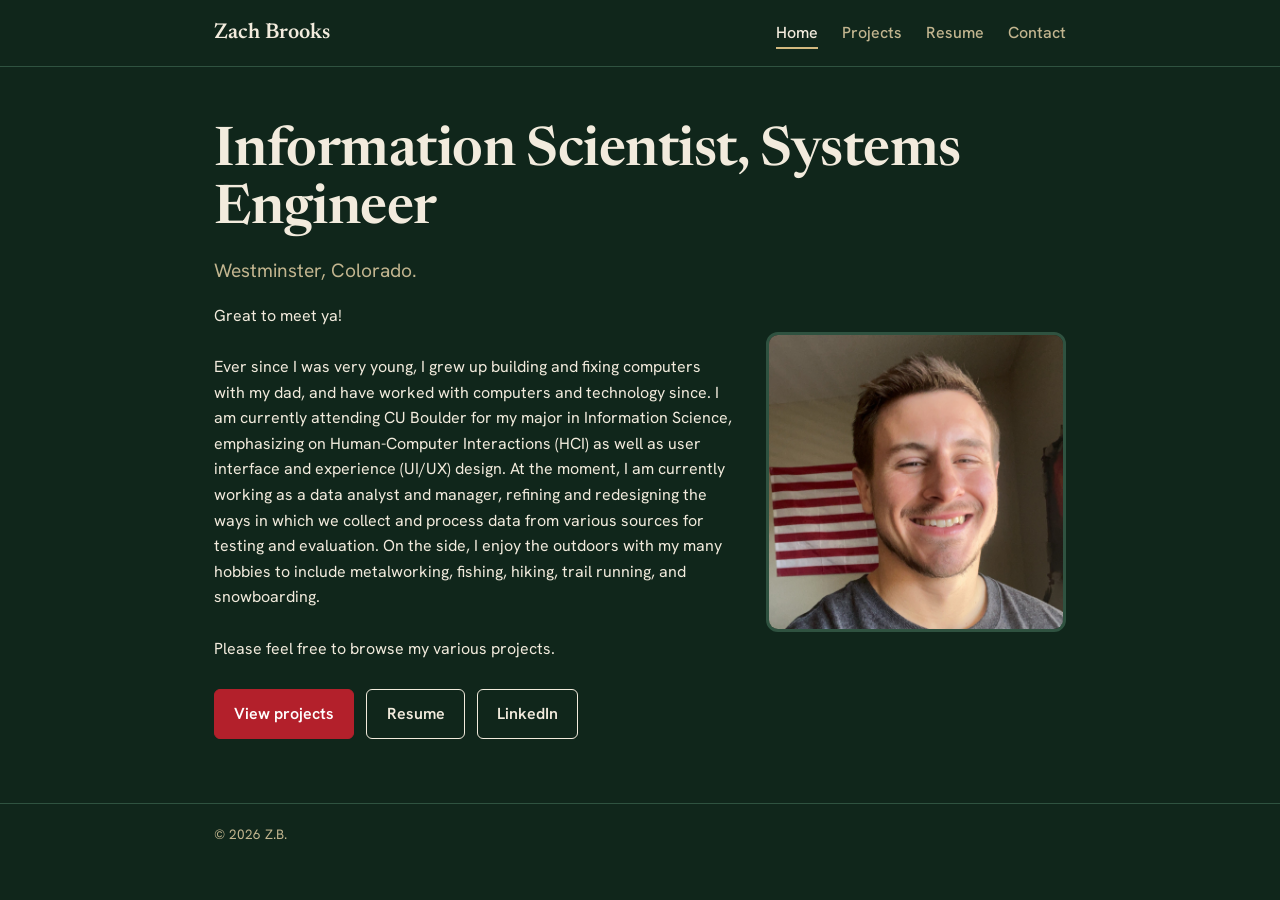
<file: index.html>
<!DOCTYPE html>
<html lang="en">
<head>
<meta charset="utf-8">
<meta name="viewport" content="width=device-width, initial-scale=1">
<title>Information Scientist, Systems Engineer</title>
<meta name="description" content="Portfolio of Zach Brooks: projects, resume, and contact details.">
<link rel="preconnect" href="https://fonts.googleapis.com">
<link rel="preconnect" href="https://fonts.gstatic.com" crossorigin>
<link href="https://fonts.googleapis.com/css2?family=Newsreader:opsz,wght@6..72,400;6..72,600&family=Hanken+Grotesk:wght@400;500;600&display=swap" rel="stylesheet">
<link rel="stylesheet" href="style.css">
</head>
<body>
<header>
  <div class="wrap">
    <a class="brand" href="index.html">Zach Brooks</a>
    <nav aria-label="Main">
      <ul>
        <li><a href="index.html" aria-current="page">Home</a></li>
        <li><a href="projects.html">Projects</a></li>
        <li><a href="cv.html">Resume</a></li>
        <li><a href="contact.html">Contact</a></li>
      </ul>
    </nav>
  </div>
</header>

<main class="wrap">
  <h1>Information Scientist, Systems Engineer</h1>
  <p class="lead"> Westminster, Colorado.</p>
  <div class="intro">
    <div class="intro-text">
  <p>Great to meet ya!<br><br>Ever since I was very young, I grew up building and fixing computers with my dad, and have worked
    with computers and technology since. I am currently attending CU Boulder for my major in Information Science, emphasizing
  on Human-Computer Interactions (HCI) as well as user interface and experience (UI/UX) design. At the moment, I am currently working as a data
  analyst and manager, refining and redesigning the ways in which we collect and process data from various sources for testing and evaluation. On the side,
    I enjoy the outdoors with my many hobbies to include metalworking, fishing, hiking, trail running, and snowboarding.
  <br><br>Please feel free to browse my various projects.</p>
    </div>
    <img class="intro-photo" src="images/profile picture.jpg">
  </div>
  <div class="actions">
    <a class="btn primary" href="projects.html">View projects</a>
    <a class="btn" href="cv.html">Resume</a>
    <a class="btn" href="https://www.linkedin.com/in/zach-brooks1" target="_blank" rel="noopener">LinkedIn</a>
  </div>
</main>

<footer><div class="wrap">&copy; <span id="y"></span> Z.B.</div></footer>
<script>document.getElementById('y').textContent=new Date().getFullYear();</script>
</body>
</html>
</file>
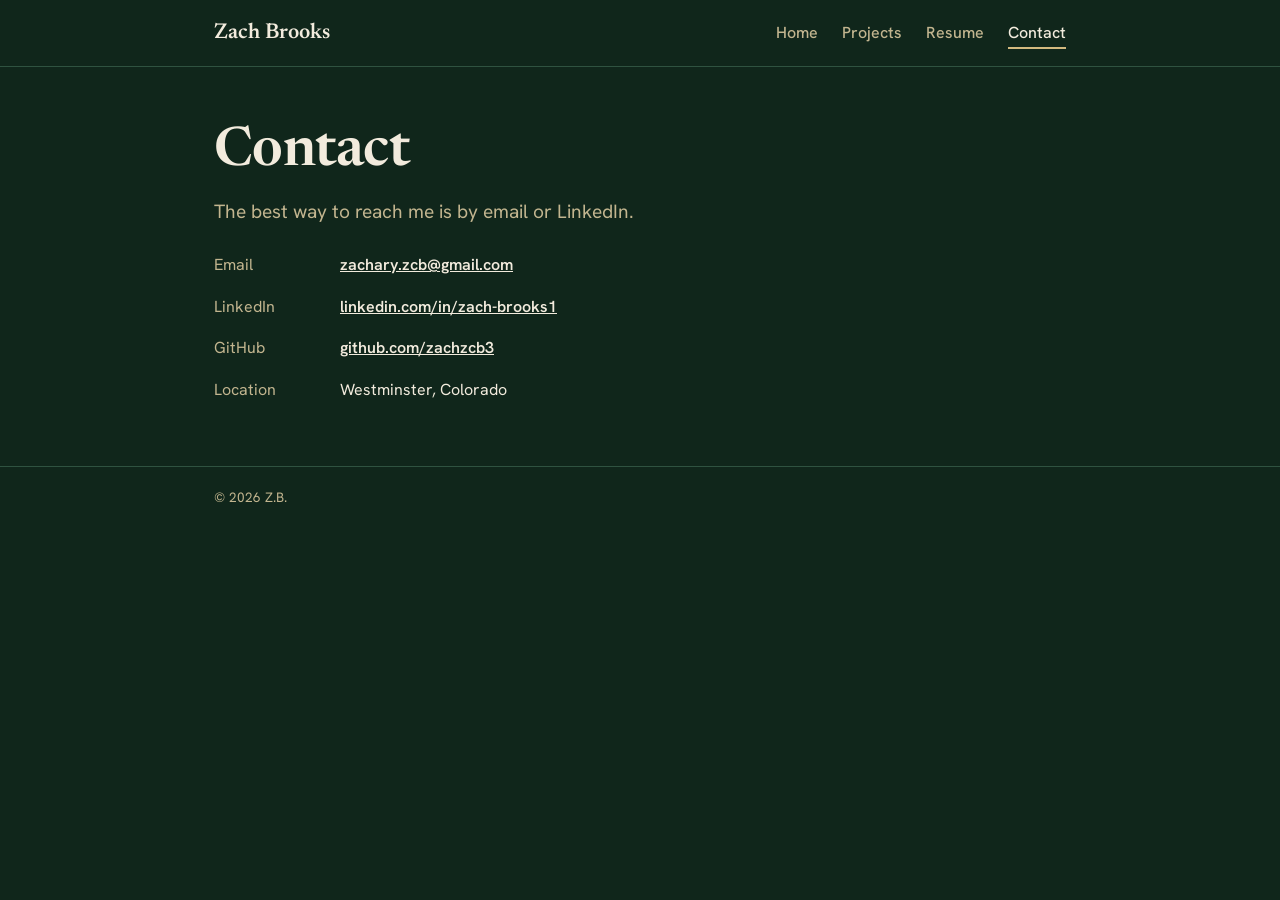
<file: contact.html>
<!DOCTYPE html>
<html lang="en">
<head>
<meta charset="utf-8">
<meta name="viewport" content="width=device-width, initial-scale=1">
<title>Contact – Zach Brooks</title>
<meta name="description" content="How to get in touch with Zach.">
<link rel="preconnect" href="https://fonts.googleapis.com">
<link rel="preconnect" href="https://fonts.gstatic.com" crossorigin>
<link href="https://fonts.googleapis.com/css2?family=Newsreader:opsz,wght@6..72,400;6..72,600&family=Hanken+Grotesk:wght@400;500;600&display=swap" rel="stylesheet">
<link rel="stylesheet" href="style.css">
</head>
<body>
<header>
  <div class="wrap">
    <a class="brand" href="index.html">Zach Brooks</a>
    <nav aria-label="Main">
      <ul>
        <li><a href="index.html">Home</a></li>
        <li><a href="projects.html">Projects</a></li>
        <li><a href="cv.html">Resume</a></li>
        <li><a href="contact.html" aria-current="page">Contact</a></li>
      </ul>
    </nav>
  </div>
</header>

<main class="wrap">
  <h1>Contact</h1>
  <p class="lead">The best way to reach me is by email or LinkedIn.</p>
  <ul class="contact-list">
    <li><span>Email</span><a href="mailto:zachary.zcb@gmail.com">zachary.zcb@gmail.com</a></li>
    <li><span>LinkedIn</span><a href="https://www.linkedin.com/in/zach-brooks1" target="_blank" rel="noopener">linkedin.com/in/zach-brooks1</a></li>
    <li><span>GitHub</span><a href="https://github.com/zachzcb3" target="_blank" rel="noopener">github.com/zachzcb3</a></li>
    <li><span>Location</span>Westminster, Colorado</li>
  </ul>
</main>

<footer><div class="wrap">&copy; <span id="y"></span> Z.B.</div></footer>
<script>document.getElementById('y').textContent=new Date().getFullYear();</script>
</body>
</html>
</file>
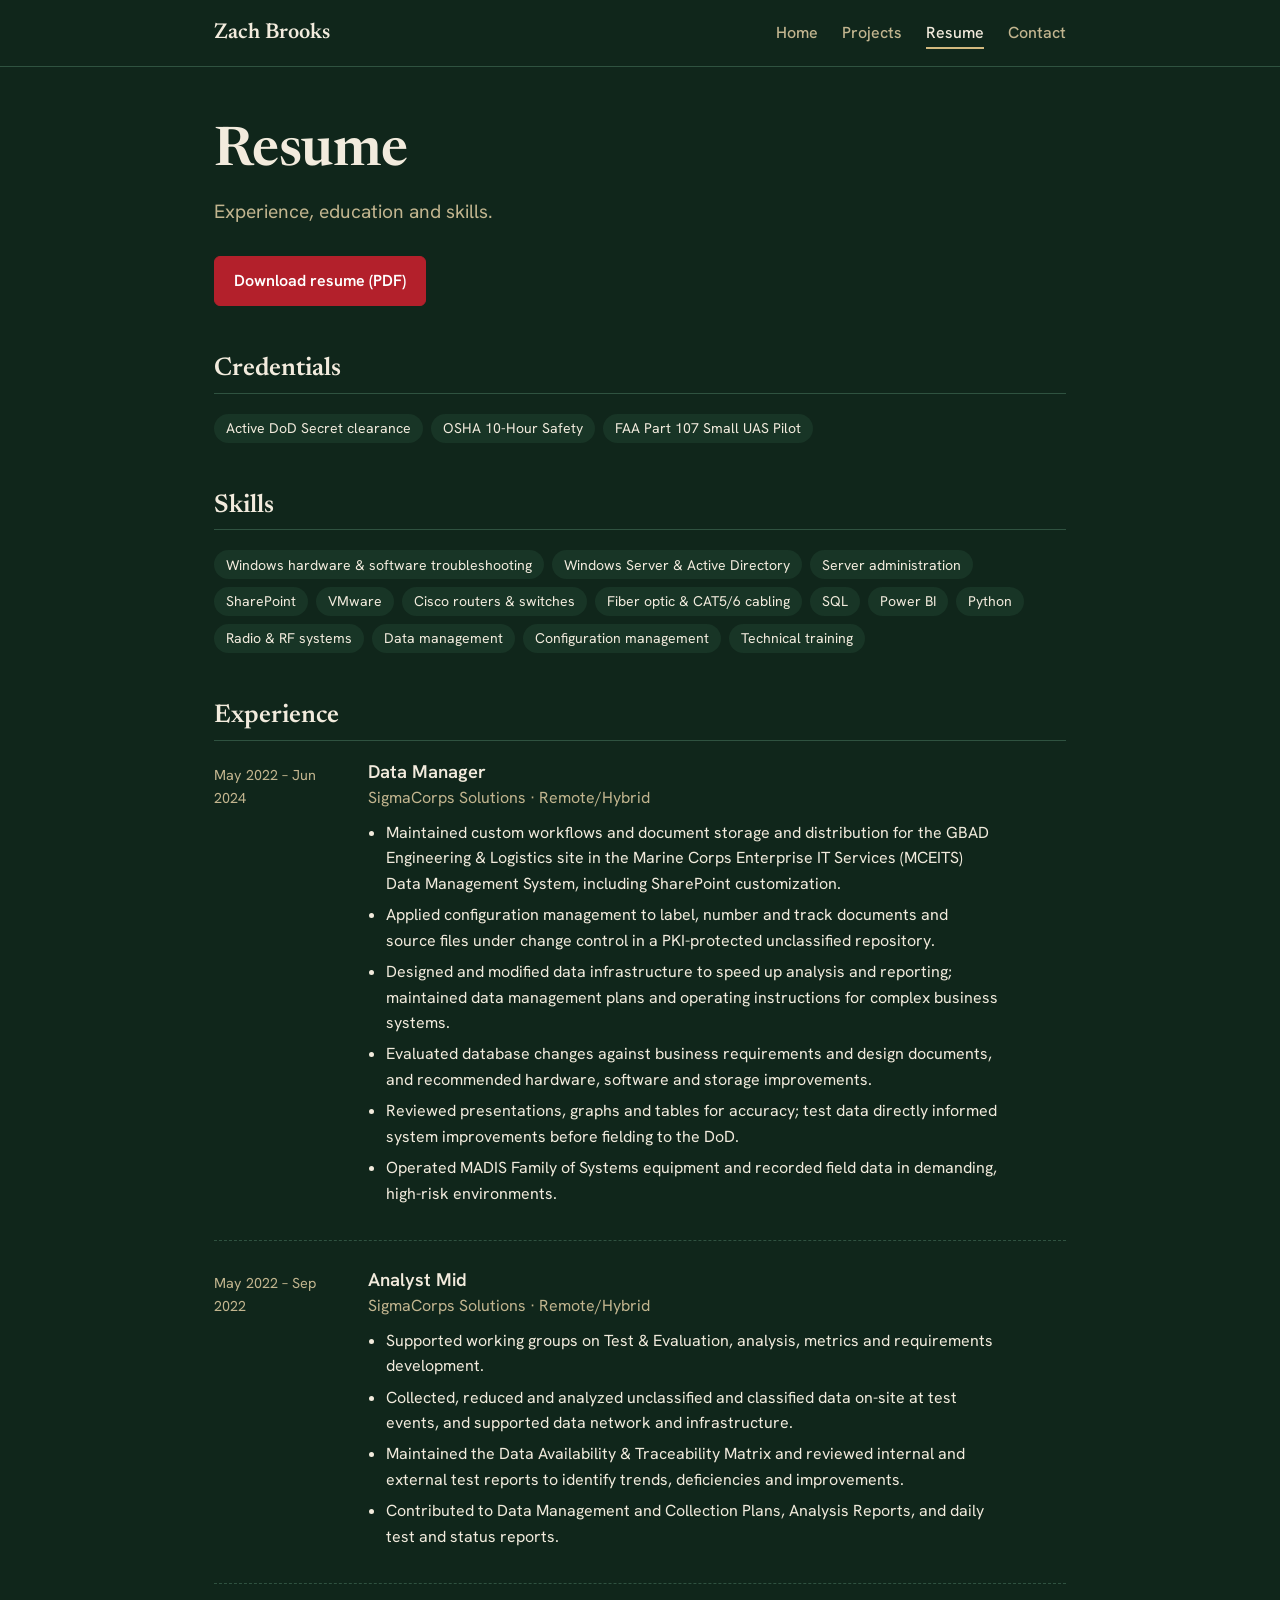
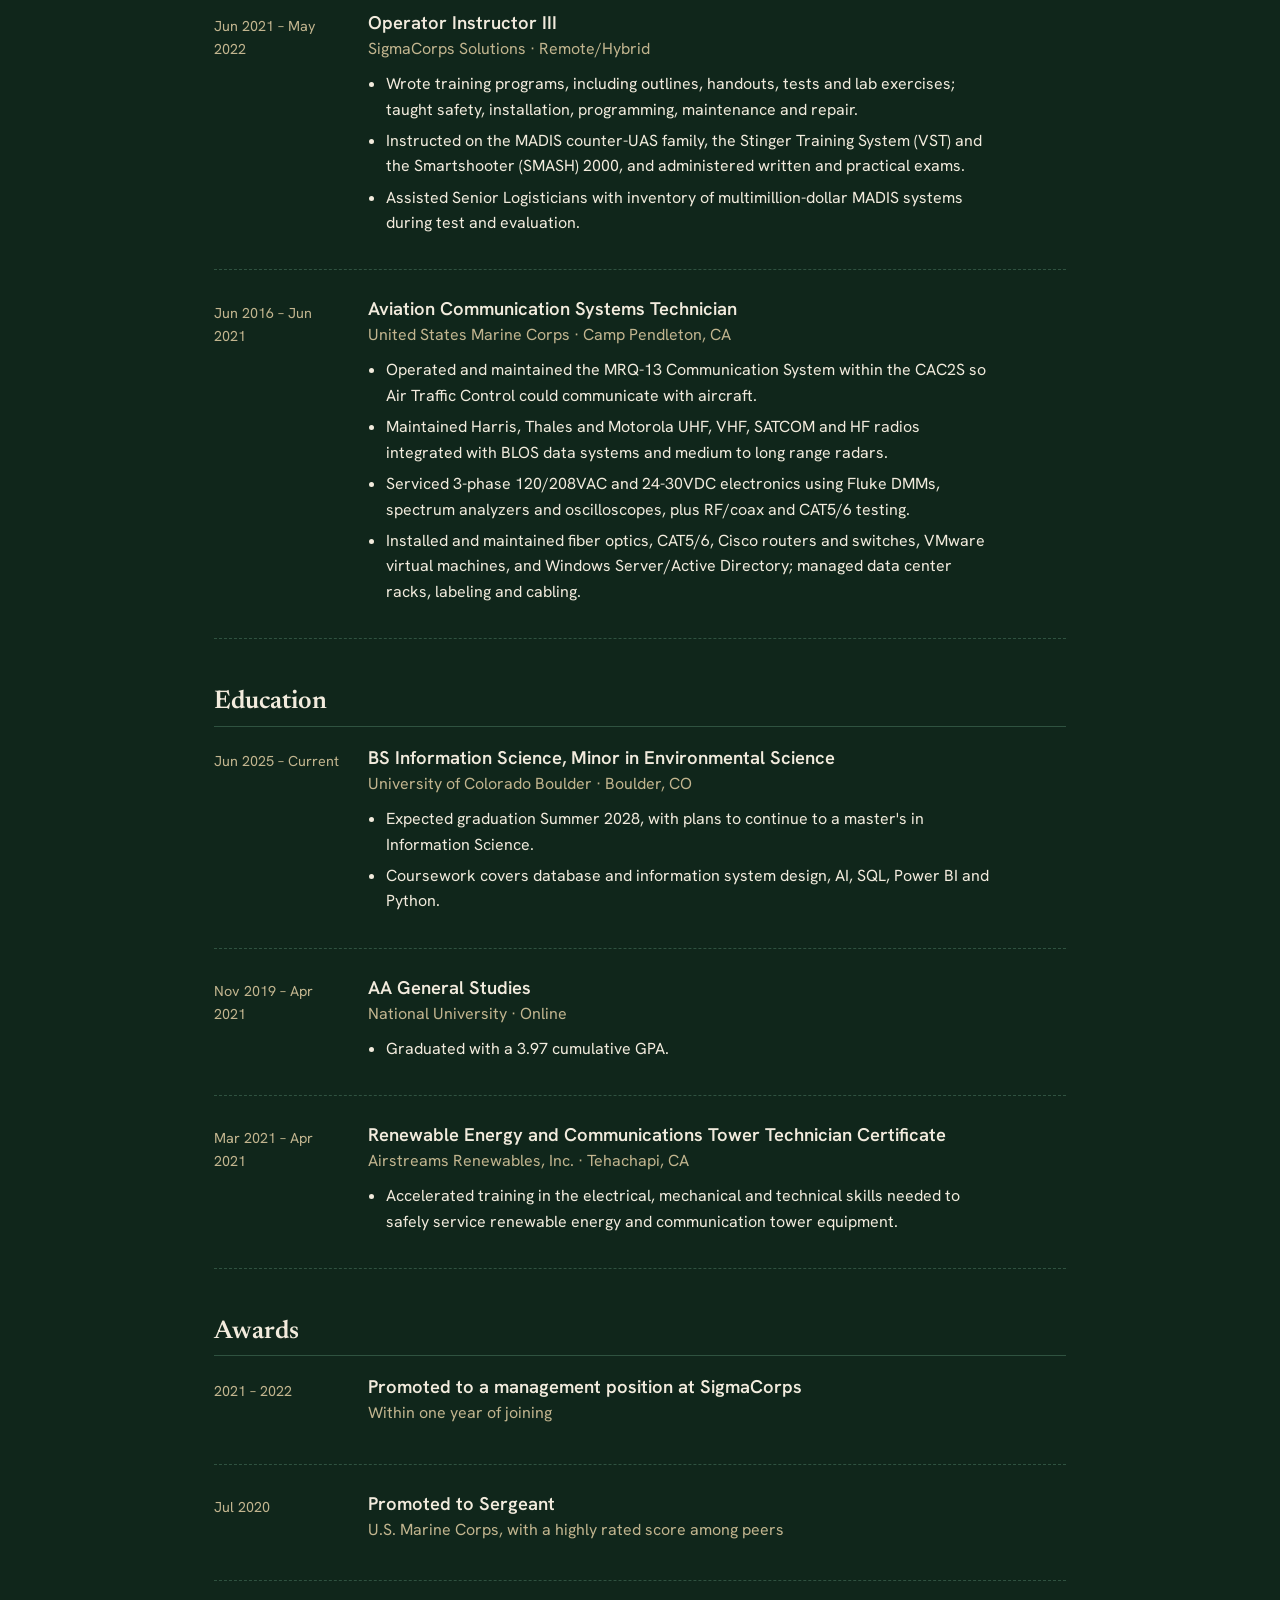
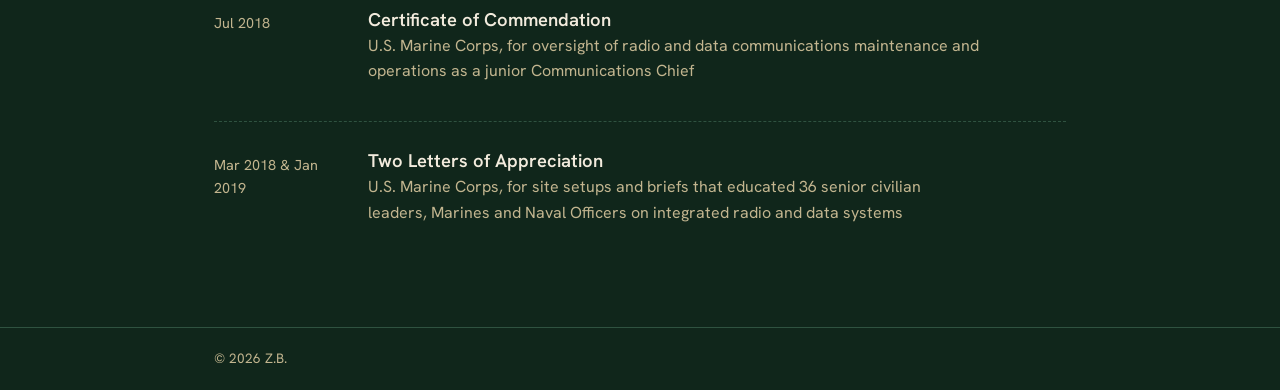
<file: cv.html>
<!DOCTYPE html>
<html lang="en">
<head>
<meta charset="utf-8">
<meta name="viewport" content="width=device-width, initial-scale=1">
<title>Resume – Zach Brooks</title>
<meta name="description" content="Experience, education, awards and skills of Zach Brooks.">
<link rel="preconnect" href="https://fonts.googleapis.com">
<link rel="preconnect" href="https://fonts.gstatic.com" crossorigin>
<link href="https://fonts.googleapis.com/css2?family=Newsreader:opsz,wght@6..72,400;6..72,600&family=Hanken+Grotesk:wght@400;500;600&display=swap" rel="stylesheet">
<link rel="stylesheet" href="style.css">
</head>
<body>
<header>
  <div class="wrap">
    <a class="brand" href="index.html">Zach Brooks</a>
    <nav aria-label="Main"><ul><li><a href="index.html">Home</a></li><li><a href="projects.html">Projects</a></li><li><a href="cv.html" aria-current="page">Resume</a></li><li><a href="contact.html">Contact</a></li></ul></nav>
  </div>
</header>

<main class="wrap">
  <h1>Resume</h1>
  <p class="lead">Experience, education and skills.</p>
  <div class="actions">
    <!-- Save your resume as PDF and put it at files/Zach_Brooks_Resume.pdf -->
    <a class="btn primary" href="files/Brooks Resume.pdf">Download resume (PDF)</a>
  </div>
  <h2>Credentials</h2>
  <ul class="tags"><li>Active DoD Secret clearance</li><li>OSHA 10-Hour Safety</li><li>FAA Part 107 Small UAS Pilot</li></ul>
  <h2>Skills</h2>
  <ul class="tags"><li>Windows hardware &amp; software troubleshooting</li><li>Windows Server &amp; Active Directory</li><li>Server administration</li><li>SharePoint</li><li>VMware</li><li>Cisco routers &amp; switches</li><li>Fiber optic &amp; CAT5/6 cabling</li><li>SQL</li><li>Power BI</li><li>Python</li><li>Radio &amp; RF systems</li><li>Data management</li><li>Configuration management</li><li>Technical training</li></ul>
  <h2>Experience</h2>
  <article class="job">
    <div class="dates">May 2022 – Jun 2024</div>
    <div>
      <h3>Data Manager</h3>
      <p class="org">SigmaCorps Solutions · Remote/Hybrid</p>
      <ul><li>Maintained custom workflows and document storage and distribution for the GBAD Engineering &amp; Logistics site in the Marine Corps Enterprise IT Services (MCEITS) Data Management System, including SharePoint customization.</li><li>Applied configuration management to label, number and track documents and source files under change control in a PKI-protected unclassified repository.</li><li>Designed and modified data infrastructure to speed up analysis and reporting; maintained data management plans and operating instructions for complex business systems.</li><li>Evaluated database changes against business requirements and design documents, and recommended hardware, software and storage improvements.</li><li>Reviewed presentations, graphs and tables for accuracy; test data directly informed system improvements before fielding to the DoD.</li><li>Operated MADIS Family of Systems equipment and recorded field data in demanding, high-risk environments.</li></ul>
    </div>
  </article>
  <article class="job">
    <div class="dates">May 2022 – Sep 2022</div>
    <div>
      <h3>Analyst Mid</h3>
      <p class="org">SigmaCorps Solutions · Remote/Hybrid</p>
      <ul><li>Supported working groups on Test &amp; Evaluation, analysis, metrics and requirements development.</li><li>Collected, reduced and analyzed unclassified and classified data on-site at test events, and supported data network and infrastructure.</li><li>Maintained the Data Availability &amp; Traceability Matrix and reviewed internal and external test reports to identify trends, deficiencies and improvements.</li><li>Contributed to Data Management and Collection Plans, Analysis Reports, and daily test and status reports.</li></ul>
    </div>
  </article>
  <article class="job">
    <div class="dates">Jun 2021 – May 2022</div>
    <div>
      <h3>Operator Instructor III</h3>
      <p class="org">SigmaCorps Solutions · Remote/Hybrid</p>
      <ul><li>Wrote training programs, including outlines, handouts, tests and lab exercises; taught safety, installation, programming, maintenance and repair.</li><li>Instructed on the MADIS counter-UAS family, the Stinger Training System (VST) and the Smartshooter (SMASH) 2000, and administered written and practical exams.</li><li>Assisted Senior Logisticians with inventory of multimillion-dollar MADIS systems during test and evaluation.</li></ul>
    </div>
  </article>
  <article class="job">
    <div class="dates">Jun 2016 – Jun 2021</div>
    <div>
      <h3>Aviation Communication Systems Technician</h3>
      <p class="org">United States Marine Corps · Camp Pendleton, CA</p>
      <ul><li>Operated and maintained the MRQ-13 Communication System within the CAC2S so Air Traffic Control could communicate with aircraft.</li><li>Maintained Harris, Thales and Motorola UHF, VHF, SATCOM and HF radios integrated with BLOS data systems and medium to long range radars.</li><li>Serviced 3-phase 120/208VAC and 24-30VDC electronics using Fluke DMMs, spectrum analyzers and oscilloscopes, plus RF/coax and CAT5/6 testing.</li><li>Installed and maintained fiber optics, CAT5/6, Cisco routers and switches, VMware virtual machines, and Windows Server/Active Directory; managed data center racks, labeling and cabling.</li></ul>
    </div>
  </article>

  <h2>Education</h2>
  <article class="job">
    <div class="dates">Jun 2025 – Current</div>
    <div>
      <h3>BS Information Science, Minor in Environmental Science</h3>
      <p class="org">University of Colorado Boulder · Boulder, CO</p>
      <ul><li>Expected graduation Summer 2028, with plans to continue to a master's in Information Science.</li><li>Coursework covers database and information system design, AI, SQL, Power BI and Python.</li></ul>
    </div>
  </article>
  <article class="job">
    <div class="dates">Nov 2019 – Apr 2021</div>
    <div>
      <h3>AA General Studies</h3>
      <p class="org">National University · Online</p>
      <ul><li>Graduated with a 3.97 cumulative GPA.</li></ul>
    </div>
  </article>
  <article class="job">
    <div class="dates">Mar 2021 – Apr 2021</div>
    <div>
      <h3>Renewable Energy and Communications Tower Technician Certificate</h3>
      <p class="org">Airstreams Renewables, Inc. · Tehachapi, CA</p>
      <ul><li>Accelerated training in the electrical, mechanical and technical skills needed to safely service renewable energy and communication tower equipment.</li></ul>
    </div>
  </article>

  <h2>Awards</h2>
  <article class="job">
    <div class="dates">2021 – 2022</div>
    <div>
      <h3>Promoted to a management position at SigmaCorps</h3>
      <p class="org">Within one year of joining</p>
      
    </div>
  </article>
  <article class="job">
    <div class="dates">Jul 2020</div>
    <div>
      <h3>Promoted to Sergeant</h3>
      <p class="org">U.S. Marine Corps, with a highly rated score among peers</p>
      
    </div>
  </article>
  <article class="job">
    <div class="dates">Jul 2018</div>
    <div>
      <h3>Certificate of Commendation</h3>
      <p class="org">U.S. Marine Corps, for oversight of radio and data communications maintenance and operations as a junior Communications Chief</p>
      
    </div>
  </article>
  <article class="job">
    <div class="dates">Mar 2018 &amp; Jan 2019</div>
    <div>
      <h3>Two Letters of Appreciation</h3>
      <p class="org">U.S. Marine Corps, for site setups and briefs that educated 36 senior civilian leaders, Marines and Naval Officers on integrated radio and data systems</p>
      
    </div>
  </article>
</main>

<footer><div class="wrap">&copy; <span id="y"></span> Z.B.</div></footer>
<script>document.getElementById('y').textContent=new Date().getFullYear();</script>
</body>
</html>
</file>
<file: style.css>
:root{
  color-scheme:dark;
  --bg:#10261B; --panel:#183526; --ink:#F2EBDD; --muted:#C2B58F; --line:#2F5240;
  --accent:#D2B97F;--btn:#B3202B; --btn-ink:#fff;
  --serif:"Newsreader",Georgia,serif; --sans:"Hanken Grotesk",system-ui,sans-serif;
}
*{box-sizing:border-box}
body{margin:0;background:var(--bg);color:var(--ink);font:400 1rem/1.6 var(--sans)}
a{color:inherit}
:focus-visible{outline:3px solid var(--accent);outline-offset:3px}
.wrap{max-width:900px;margin:0 auto;padding:0 1.5rem}

/* header + nav */
header{border-bottom:1px solid var(--line)}
header .wrap{display:flex;justify-content:space-between;align-items:center;flex-wrap:wrap;gap:.75rem 2rem;padding-top:1.25rem;padding-bottom:1.25rem}
.brand{font:600 1.35rem var(--serif);text-decoration:none}
nav ul{display:flex;gap:1.5rem;list-style:none;margin:0;padding:0}
nav a{white-space:nowrap;text-decoration:none;color:var(--muted);font-weight:500;padding:.25rem 0}
nav a:hover{color:var(--ink)}
nav a[aria-current="page"]{color:var(--ink);border-bottom:2px solid var(--accent)}

main.wrap{padding-top:3.5rem;padding-bottom:4rem}
h1{font:600 clamp(2.2rem,6vw,3.4rem)/1.08 var(--serif);margin:0 0 1rem;letter-spacing:-.01em}
h2{font:600 1.6rem/1.2 var(--serif);margin:3rem 0 1.25rem;padding-bottom:.5rem;border-bottom:1px solid var(--line)}
h3{font:600 1.15rem/1.3 var(--sans);margin:0}
p{max-width:68ch;margin:0 0 1rem}
.lead{font-size:1.2rem;color:var(--muted)}
.muted{color:var(--muted)}

/* buttons */
.actions{display:flex;flex-wrap:wrap;gap:.75rem;margin-top:1.75rem}
.btn{display:inline-block;padding:.7rem 1.2rem;border:1.5px solid var(--ink);border-radius:6px;text-decoration:none;font-weight:600}
.btn:hover{background:var(--panel)}
.btn.primary{background:var(--btn);border-color:var(--btn);color:var(--btn-ink)}
.btn.primary:hover{filter:brightness(1.15);background:var(--btn)}

/* CV timeline */
.job{display:grid;grid-template-columns:130px 1fr;gap:1.5rem;padding-bottom:1.75rem;margin-bottom:1.75rem;border-bottom:1px dashed var(--line)}
.job:last-child{border:0;margin-bottom:0}
.dates{color:var(--muted);font-size:.9rem;padding-top:.2rem}
.org{color:var(--muted);margin:0 0 .6rem}
.job ul{margin:0;padding-left:1.1rem}
.job li{margin-bottom:.35rem;max-width:68ch}
.tags{display:flex;flex-wrap:wrap;gap:.5rem;padding:0;list-style:none;margin:.75rem 0 0}
.tags li{background:var(--panel);padding:.2rem .75rem;border-radius:99px;font-size:.88rem}

/* projects */
.project{padding:1.5rem 0;border-bottom:1px solid var(--line)}
.project:first-of-type{padding-top:0}
.project h3{font-size:1.3rem;margin-bottom:.4rem}
.project p{margin-bottom:.5rem}
.project .links{display:flex;gap:1.25rem;margin-top:.75rem;font-weight:600}
.project .links a{color:var(--accent)}

/* contact */
.contact-list{list-style:none;padding:0;margin:1.5rem 0 0;display:grid;gap:1rem}
.contact-list li{display:grid;grid-template-columns:110px 1fr;gap:1rem}
.contact-list span{color:var(--muted)}
.contact-list a{font-weight:600}

footer{border-top:1px solid var(--line);color:var(--muted);font-size:.85rem}
footer .wrap{padding-top:1.25rem;padding-bottom:1.25rem}

.intro{display:grid;grid-template-columns:1fr 300px;gap:2rem;align-items:center;margin-bottom:1.5rem}
.intro-text p:last-child{margin-bottom:0}
.intro-photo{width:300px;height:300px;object-fit:cover;object-position:50% 25%;border-radius:12px;border:3px solid var(--line)}

/* projects: gallery, stacked photos, captions */
.gallery{display:grid;gap:2.5rem;margin-top:1.5rem}
.gallery figure,.stack figure{margin:0}
.gallery img,.stack img{display:block;max-width:100%;height:auto;margin:0 auto;border-radius:8px;border:1px solid var(--line)}
.stack{display:grid;gap:1.75rem;margin-top:1.25rem}
figcaption{font-size:.9rem;color:var(--muted);margin:.6rem auto 0;max-width:68ch;line-height:1.5}
figcaption pre{text-align:left;white-space:pre-wrap;overflow-wrap:anywhere;background:var(--panel);border:1px solid var(--line);border-radius:6px;padding:.6rem .8rem;margin:.6rem 0;font-size:.82rem;color:var(--ink)}
.pdf-embed{display:block;width:100%;height:420px;border:1px solid var(--line);border-radius:8px;background:var(--panel)}

/* centered projects page */
.projects{text-align:center}
.projects p{margin-left:auto;margin-right:auto}
.projects .tags,.projects .links{justify-content:center}

@media (max-width:640px){
  .job,.contact-list li{grid-template-columns:1fr;gap:.25rem}
  main.wrap{padding-top:2.5rem}
  nav ul{gap:1rem;flex-wrap:wrap}
  .intro{grid-template-columns:1fr}
  .intro-photo{order:-1;width:140px;height:140px}
  .pdf-embed{height:300px}
}

/* click-to-open stacked gallery */
.gallery-toggle{margin-top:1.25rem}
.gallery-toggle>summary{list-style:none;cursor:pointer;display:block;text-align:center}
.gallery-toggle>summary::-webkit-details-marker{display:none}
.thumb-stack{position:relative;display:block;width:min(320px,75vw);aspect-ratio:16/10;margin:1rem auto 1.4rem}
.thumb-stack img{position:absolute;inset:0;width:100%;height:100%;object-fit:cover;border-radius:8px;border:2px solid var(--line);background:var(--panel);box-shadow:0 4px 12px rgba(0,0,0,.35);transition:transform .2s}
.thumb-stack img:nth-child(1){transform:translate(-16px,-14px) rotate(-3deg)}
.thumb-stack img:nth-child(2){transform:translate(-8px,-7px) rotate(-1.5deg)}
.gallery-toggle>summary:hover .thumb-stack img:nth-child(1){transform:translate(-22px,-18px) rotate(-5deg)}
.gallery-toggle>summary:hover .thumb-stack img:nth-child(2){transform:translate(-11px,-9px) rotate(-2.5deg)}
.summary-label{display:block;font-weight:600;color:var(--accent)}
.summary-label small{display:block;font-weight:400;color:var(--muted);font-size:.85rem}
.gallery-toggle[open] .when-closed,.gallery-toggle:not([open]) .when-open{display:none}
.gallery-toggle[open]>summary{margin-bottom:1rem}
@media (prefers-reduced-motion:reduce){.thumb-stack img{transition:none}}

/* printing */
@page{margin:.6in}
@media print{
  :root{color-scheme:light;--bg:#fff;--panel:#f3f3f3;--ink:#000;--muted:#333;--line:#bbb;--accent:#14532d;--btn:#14532d}
  body{background:#fff;color:#000;font-size:11pt}
  header nav,footer,.pdf-embed,.gallery-toggle>summary{display:none}
  main.wrap{max-width:none;padding:0}
  figure{break-inside:avoid}
  h1,h3{break-after:avoid}
  img{max-width:100%;max-height:8.5in;object-fit:contain}
  a{text-decoration:none}
}
</file>
